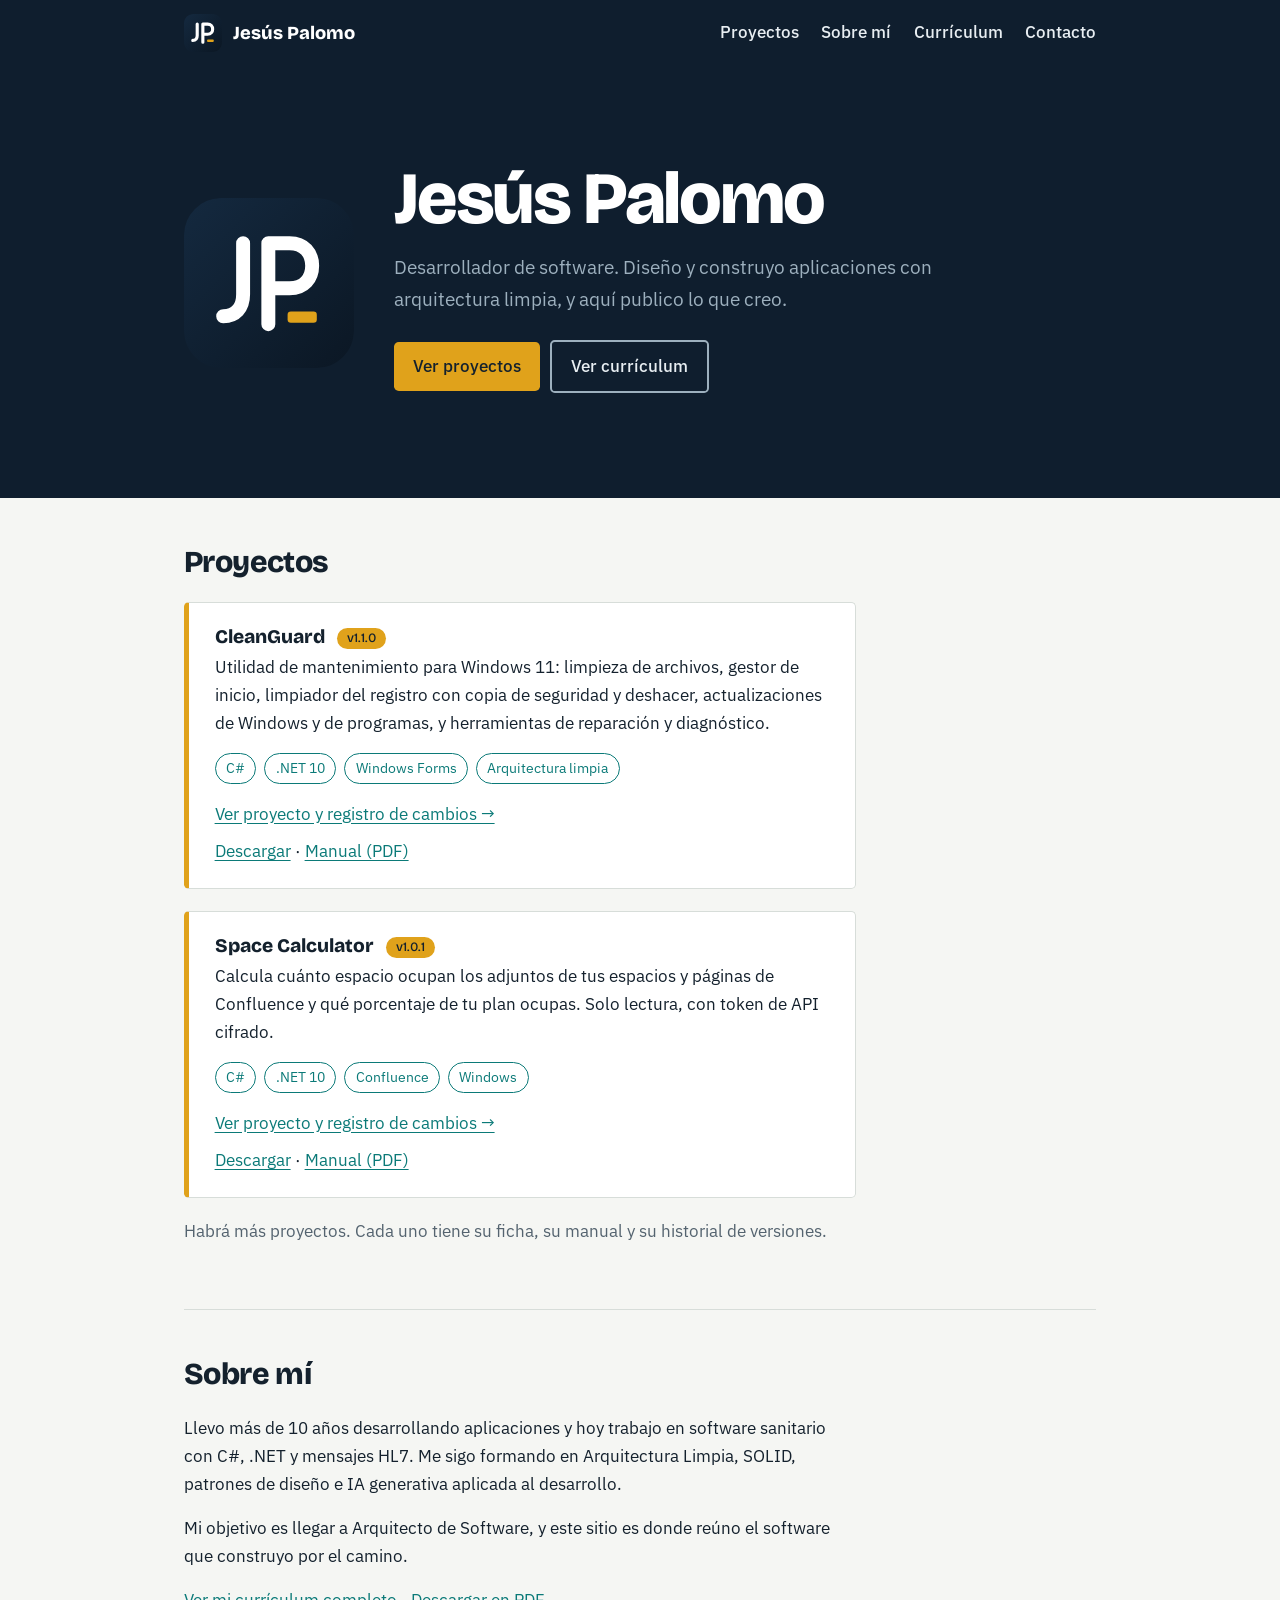
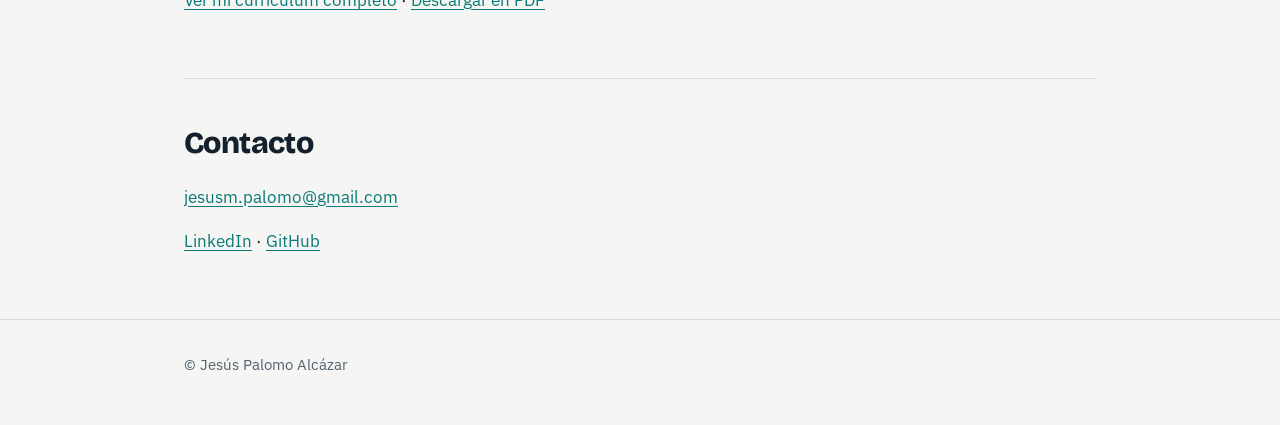
<file: index.html>
<!DOCTYPE html>
<html lang="es">
<head>
<meta charset="utf-8"><meta name="viewport" content="width=device-width, initial-scale=1"><link rel="preconnect" href="https://fonts.googleapis.com"><link rel="preconnect" href="https://fonts.gstatic.com" crossorigin><link href="https://fonts.googleapis.com/css2?family=Bricolage+Grotesque:opsz,wght@12..96,500;12..96,800&family=IBM+Plex+Sans:wght@400;500\&display=swap" rel="stylesheet">
<title>Jesús Palomo · Desarrollador de software</title>
<meta name="description" content="Portafolio de Jesús Palomo: software con arquitectura limpia, proyectos propios, manuales y currículum.">
<link rel="icon" href="assets/logo-jp-icono.svg" type="image/svg+xml">
<link rel="stylesheet" href="assets/style.css">
</head>
<body>
<header class="top"><div class="wrap">
  <a class="brand" href="index.html"><img src="assets/logo-jp-icono.svg" alt="">Jesús Palomo</a>
  <nav class="main" aria-label="Principal"><a href="#proyectos">Proyectos</a><a href="#sobre-mi">Sobre mí</a><a href="cv.html">Currículum</a><a href="#contacto">Contacto</a></nav>
</div></header>

<div class="hero"><div class="wrap">
  <img src="assets/logo-jp-icono.svg" alt="Logotipo JP">
  <div>
    <h1>Jesús Palomo</h1>
    <p>Desarrollador de software. Diseño y construyo aplicaciones con arquitectura limpia, y aquí publico lo que creo.</p>
    <a class="btn primary" href="#proyectos">Ver proyectos</a><a class="btn ghost" href="cv.html">Ver currículum</a>
  </div>
</div></div>

<main class="wrap">
  <section id="proyectos" aria-labelledby="h-pro">
    <h2 id="h-pro">Proyectos</h2>
    <div class="projects">
    <article class="card">
      <h3>CleanGuard <span class="badge">v1.1.0</span></h3>
      <p>Utilidad de mantenimiento para Windows 11: limpieza de archivos, gestor de inicio, limpiador del registro con copia de seguridad y deshacer, actualizaciones de Windows y de programas, y herramientas de reparación y diagnóstico.</p>
      <ul class="tags"><li>C#</li><li>.NET 10</li><li>Windows Forms</li><li>Arquitectura limpia</li></ul>
      <a href="proyectos/cleanguard.html">Ver proyecto y registro de cambios →</a>
      <p class="actions"><a href="https://github.com/JesusPalomoAlcazar/CleanGuard-releases/releases">Descargar</a> · <a href="manuales/CleanGuard-manual-v1.1.0.pdf">Manual (PDF)</a></p>
    </article>
    <article class="card">
      <h3>Space Calculator <span class="badge">v1.0.1</span></h3>
      <p>Calcula cuánto espacio ocupan los adjuntos de tus espacios y páginas de Confluence y qué porcentaje de tu plan ocupas. Solo lectura, con token de API cifrado.</p>
      <ul class="tags"><li>C#</li><li>.NET 10</li><li>Confluence</li><li>Windows</li></ul>
      <a href="proyectos/space-calculator.html">Ver proyecto y registro de cambios →</a>
      <p class="actions"><a href="https://github.com/JesusPalomoAlcazar/SpaceCalculator-releases/releases">Descargar</a> · <a href="manuales/SpaceCalculator-manual-v1.0.1.pdf">Manual (PDF)</a></p>
    </article>
    </div>
    <p class="muted" style="margin-top:1.2rem">Habrá más proyectos. Cada uno tiene su ficha, su manual y su historial de versiones.</p>
  </section>

  <section id="sobre-mi" aria-labelledby="h-yo">
    <h2 id="h-yo">Sobre mí</h2>
    <p>Llevo más de 10 años desarrollando aplicaciones y hoy trabajo en software sanitario con C#, .NET y mensajes HL7. Me sigo formando en Arquitectura Limpia, SOLID, patrones de diseño e IA generativa aplicada al desarrollo.</p>
    <p>Mi objetivo es llegar a Arquitecto de Software, y este sitio es donde reúno el software que construyo por el camino.</p>
    <p><a href="cv.html">Ver mi currículum completo</a> · <a href="CurriculumJesusPalomo.pdf" download>Descargar en PDF</a></p>
  </section>

  <section id="contacto" aria-labelledby="h-con">
    <h2 id="h-con">Contacto</h2>
    <p><a href="mailto:jesusm.palomo@gmail.com">jesusm.palomo@gmail.com</a></p>
    <p><a href="https://www.linkedin.com/in/jesuspalomoalcazar/">LinkedIn</a> · <a href="https://github.com/JesusPalomoAlcazar">GitHub</a></p>
  </section>
</main>
<footer><div class="wrap">© Jesús Palomo Alcázar</div></footer>
</body>
</html>
</file>
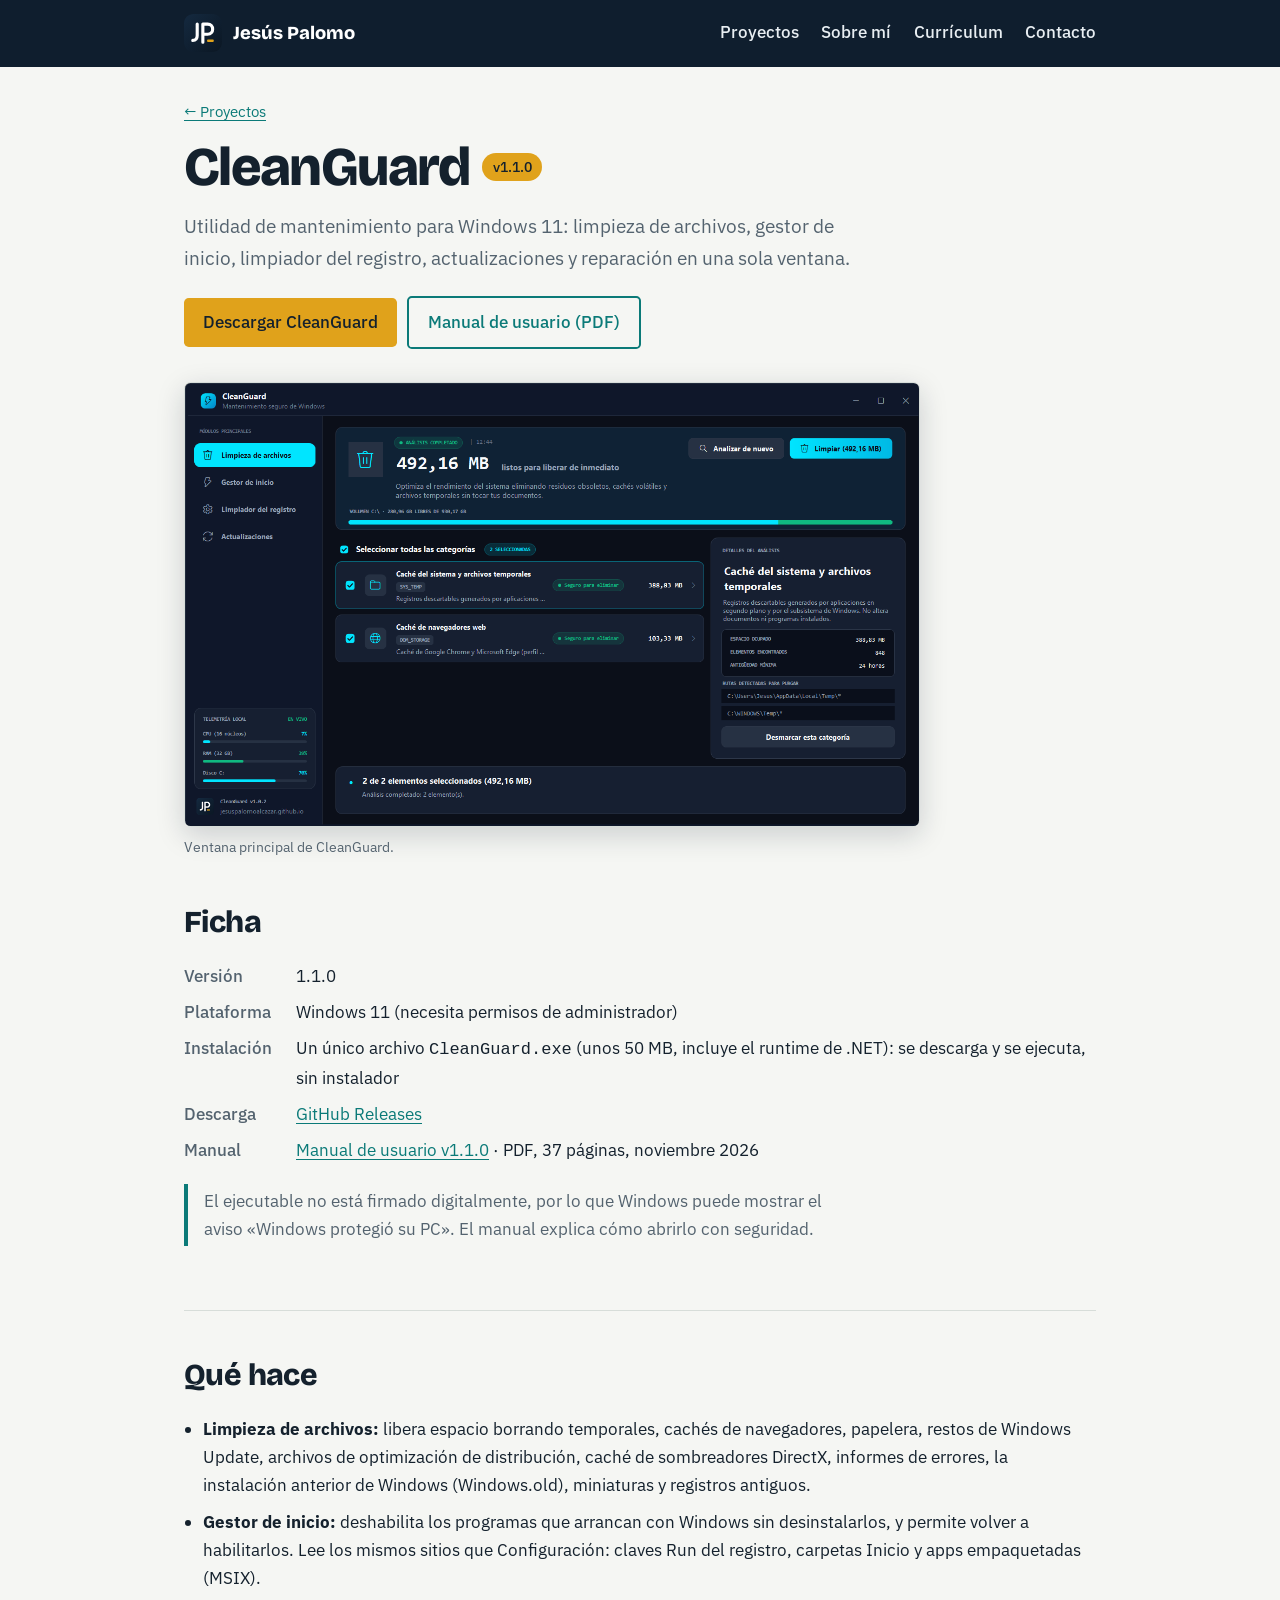
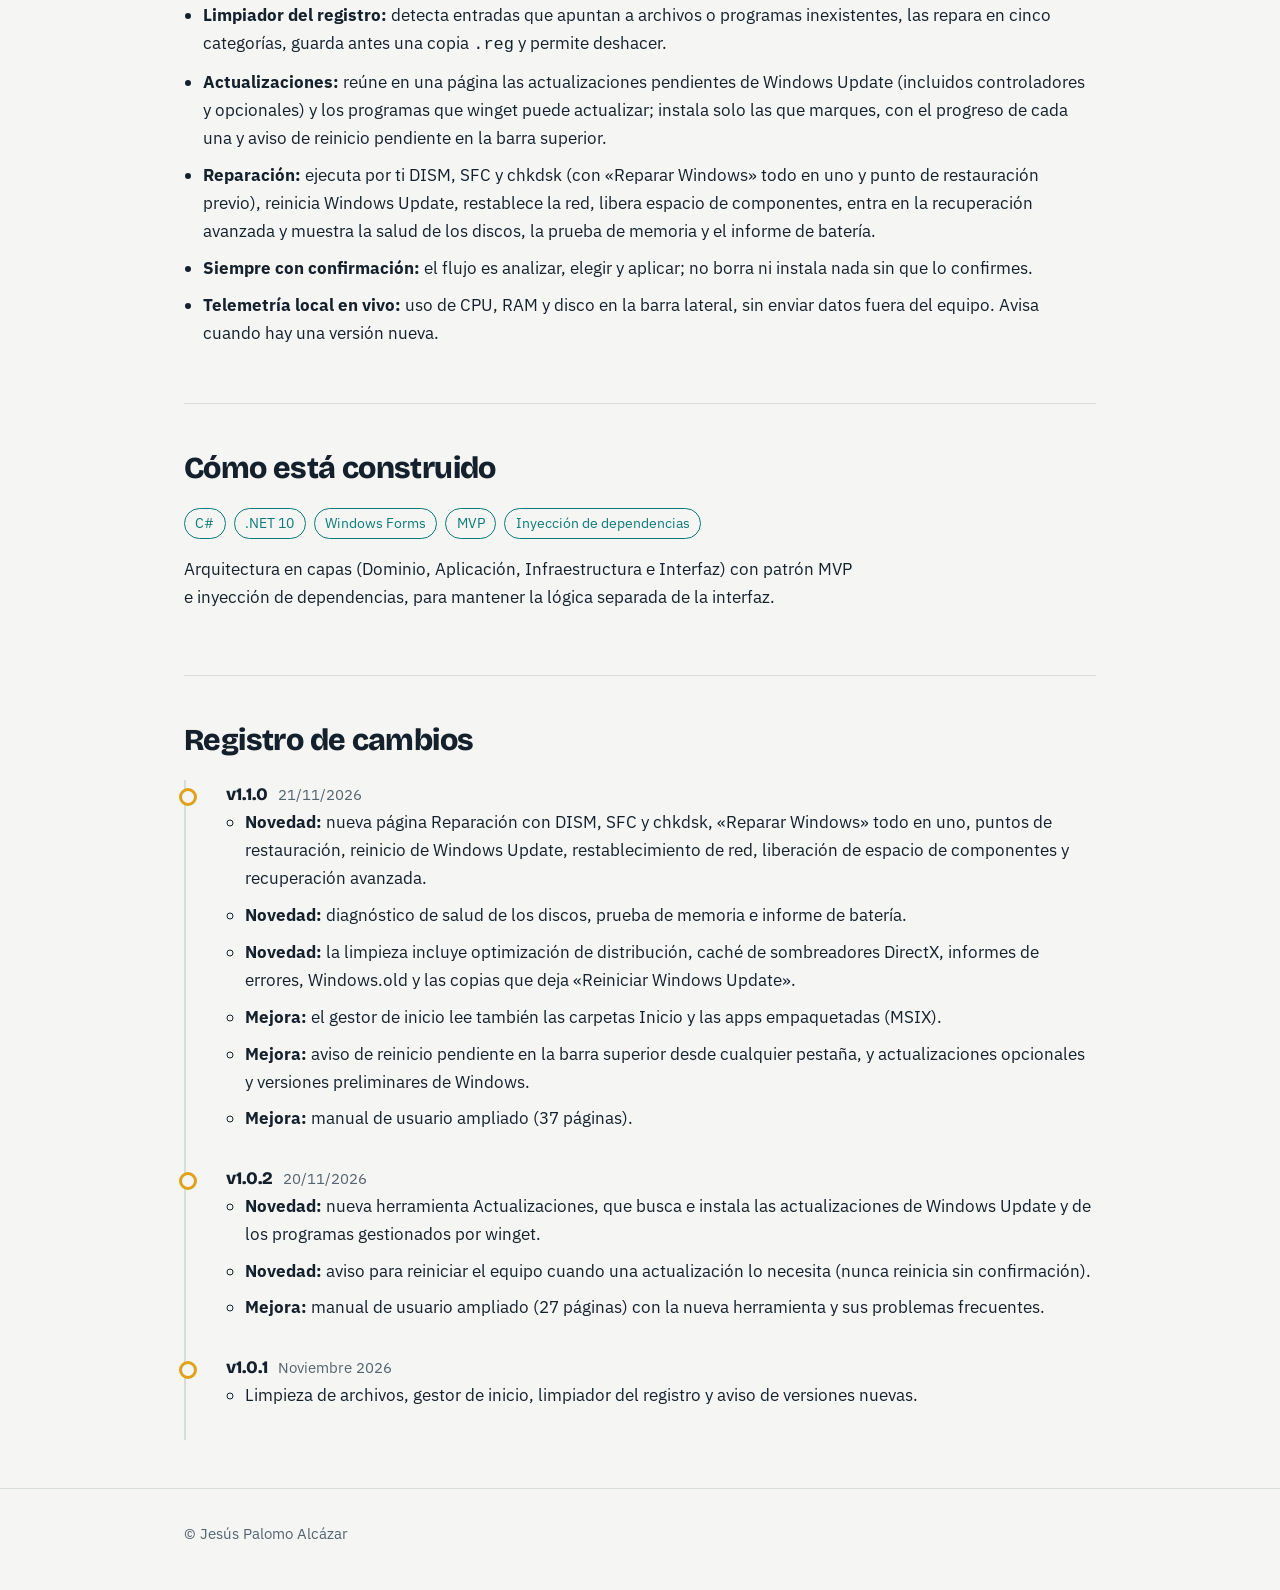
<file: proyectos/cleanguard.html>
<!DOCTYPE html>
<html lang="es">
<head>
<meta charset="utf-8"><meta name="viewport" content="width=device-width, initial-scale=1"><link rel="preconnect" href="https://fonts.googleapis.com"><link rel="preconnect" href="https://fonts.gstatic.com" crossorigin><link href="https://fonts.googleapis.com/css2?family=Bricolage+Grotesque:opsz,wght@12..96,500;12..96,800&family=IBM+Plex+Sans:wght@400;500&display=swap" rel="stylesheet">
<title>CleanGuard · Jesús Palomo</title>
<meta name="description" content="CleanGuard: utilidad de mantenimiento para Windows 11 en C# y .NET con limpieza de archivos, gestor de inicio, limpiador del registro, actualizaciones y reparación de Windows. Descarga y manual.">
<link rel="icon" href="../assets/logo-jp-icono.svg" type="image/svg+xml">
<link rel="stylesheet" href="../assets/style.css">
</head>
<body>
<header class="top"><div class="wrap">
  <a class="brand" href="../index.html"><img src="../assets/logo-jp-icono.svg" alt="">Jesús Palomo</a>
  <nav class="main" aria-label="Principal"><a href="../index.html#proyectos">Proyectos</a><a href="../index.html#sobre-mi">Sobre mí</a><a href="../cv.html">Currículum</a><a href="../index.html#contacto">Contacto</a></nav>
</div></header>
<main class="wrap">
  <p class="crumb"><a href="../index.html#proyectos">← Proyectos</a></p>
  <div class="title"><h1>CleanGuard</h1><span class="badge">v1.1.0</span></div>
  <p style="margin-top:1rem;font-size:1.2rem" class="muted">Utilidad de mantenimiento para Windows 11: limpieza de archivos, gestor de inicio, limpiador del registro, actualizaciones y reparación en una sola ventana.</p>
  <p class="actions"><a class="btn primary" href="https://github.com/JesusPalomoAlcazar/CleanGuard-releases/releases">Descargar CleanGuard</a><a class="btn ghost" href="../manuales/CleanGuard-manual-v1.1.0.pdf">Manual de usuario (PDF)</a></p>

  <figure class="shot"><img src="../assets/img/cg.png" alt="Ventana principal de CleanGuard con la página Limpieza de archivos" width="1360" height="820"><figcaption>Ventana principal de CleanGuard.</figcaption></figure>

  <section aria-labelledby="h-estado">
    <h2 id="h-estado">Ficha</h2>
    <dl class="facts">
      <dt>Versión</dt><dd>1.1.0</dd>
      <dt>Plataforma</dt><dd>Windows 11 (necesita permisos de administrador)</dd>
      <dt>Instalación</dt><dd>Un único archivo <code>CleanGuard.exe</code> (unos 50 MB, incluye el runtime de .NET): se descarga y se ejecuta, sin instalador</dd>
      <dt>Descarga</dt><dd><a href="https://github.com/JesusPalomoAlcazar/CleanGuard-releases/releases">GitHub Releases</a></dd>
      <dt>Manual</dt><dd><a href="../manuales/CleanGuard-manual-v1.1.0.pdf">Manual de usuario v1.1.0</a> · PDF, 37 páginas, noviembre 2026</dd>
    </dl>
    <p class="note" style="margin-top:1.2rem">El ejecutable no está firmado digitalmente, por lo que Windows puede mostrar el aviso «Windows protegió su PC». El manual explica cómo abrirlo con seguridad.</p>
  </section>

  <section aria-labelledby="h-car">
    <h2 id="h-car">Qué hace</h2>
    <ul class="list">
      <li><b>Limpieza de archivos:</b> libera espacio borrando temporales, cachés de navegadores, papelera, restos de Windows Update, archivos de optimización de distribución, caché de sombreadores DirectX, informes de errores, la instalación anterior de Windows (Windows.old), miniaturas y registros antiguos.</li>
      <li><b>Gestor de inicio:</b> deshabilita los programas que arrancan con Windows sin desinstalarlos, y permite volver a habilitarlos. Lee los mismos sitios que Configuración: claves Run del registro, carpetas Inicio y apps empaquetadas (MSIX).</li>
      <li><b>Limpiador del registro:</b> detecta entradas que apuntan a archivos o programas inexistentes, las repara en cinco categorías, guarda antes una copia <code>.reg</code> y permite deshacer.</li>
      <li><b>Actualizaciones:</b> reúne en una página las actualizaciones pendientes de Windows Update (incluidos controladores y opcionales) y los programas que winget puede actualizar; instala solo las que marques, con el progreso de cada una y aviso de reinicio pendiente en la barra superior.</li>
      <li><b>Reparación:</b> ejecuta por ti DISM, SFC y chkdsk (con «Reparar Windows» todo en uno y punto de restauración previo), reinicia Windows Update, restablece la red, libera espacio de componentes, entra en la recuperación avanzada y muestra la salud de los discos, la prueba de memoria y el informe de batería.</li>
      <li><b>Siempre con confirmación:</b> el flujo es analizar, elegir y aplicar; no borra ni instala nada sin que lo confirmes.</li>
      <li><b>Telemetría local en vivo:</b> uso de CPU, RAM y disco en la barra lateral, sin enviar datos fuera del equipo. Avisa cuando hay una versión nueva.</li>
    </ul>
  </section>

  <section aria-labelledby="h-tec">
    <h2 id="h-tec">Cómo está construido</h2>
    <ul class="tags"><li>C#</li><li>.NET 10</li><li>Windows Forms</li><li>MVP</li><li>Inyección de dependencias</li></ul>
    <p>Arquitectura en capas (Dominio, Aplicación, Infraestructura e Interfaz) con patrón MVP e inyección de dependencias, para mantener la lógica separada de la interfaz.</p>
  </section>

  <section aria-labelledby="h-cam">
    <h2 id="h-cam">Registro de cambios</h2>
    <ol class="changelog">
      <li><span class="ver">v1.1.0</span><span class="date">21/11/2026</span>
        <ul class="list"><li><b>Novedad:</b> nueva página Reparación con DISM, SFC y chkdsk, «Reparar Windows» todo en uno, puntos de restauración, reinicio de Windows Update, restablecimiento de red, liberación de espacio de componentes y recuperación avanzada.</li><li><b>Novedad:</b> diagnóstico de salud de los discos, prueba de memoria e informe de batería.</li><li><b>Novedad:</b> la limpieza incluye optimización de distribución, caché de sombreadores DirectX, informes de errores, Windows.old y las copias que deja «Reiniciar Windows Update».</li><li><b>Mejora:</b> el gestor de inicio lee también las carpetas Inicio y las apps empaquetadas (MSIX).</li><li><b>Mejora:</b> aviso de reinicio pendiente en la barra superior desde cualquier pestaña, y actualizaciones opcionales y versiones preliminares de Windows.</li><li><b>Mejora:</b> manual de usuario ampliado (37 páginas).</li></ul></li>
      <li><span class="ver">v1.0.2</span><span class="date">20/11/2026</span>
        <ul class="list"><li><b>Novedad:</b> nueva herramienta Actualizaciones, que busca e instala las actualizaciones de Windows Update y de los programas gestionados por winget.</li><li><b>Novedad:</b> aviso para reiniciar el equipo cuando una actualización lo necesita (nunca reinicia sin confirmación).</li><li><b>Mejora:</b> manual de usuario ampliado (27 páginas) con la nueva herramienta y sus problemas frecuentes.</li></ul></li>
      <li><span class="ver">v1.0.1</span><span class="date">Noviembre 2026</span>
        <ul class="list"><li>Limpieza de archivos, gestor de inicio, limpiador del registro y aviso de versiones nuevas.</li></ul></li>
      <!-- Plantilla para cada versión (copiar encima del elemento anterior):
      <li><span class="ver">v1.1.1</span><span class="date">DD/MM/AAAA</span>
        <ul class="list"><li><b>Novedad:</b> ...</li><li><b>Mejora:</b> ...</li><li><b>Corrección:</b> ...</li></ul></li>
      -->
    </ol>
  </section>
</main>
<footer><div class="wrap">© Jesús Palomo Alcázar</div></footer>
</body>
</html>
</file>
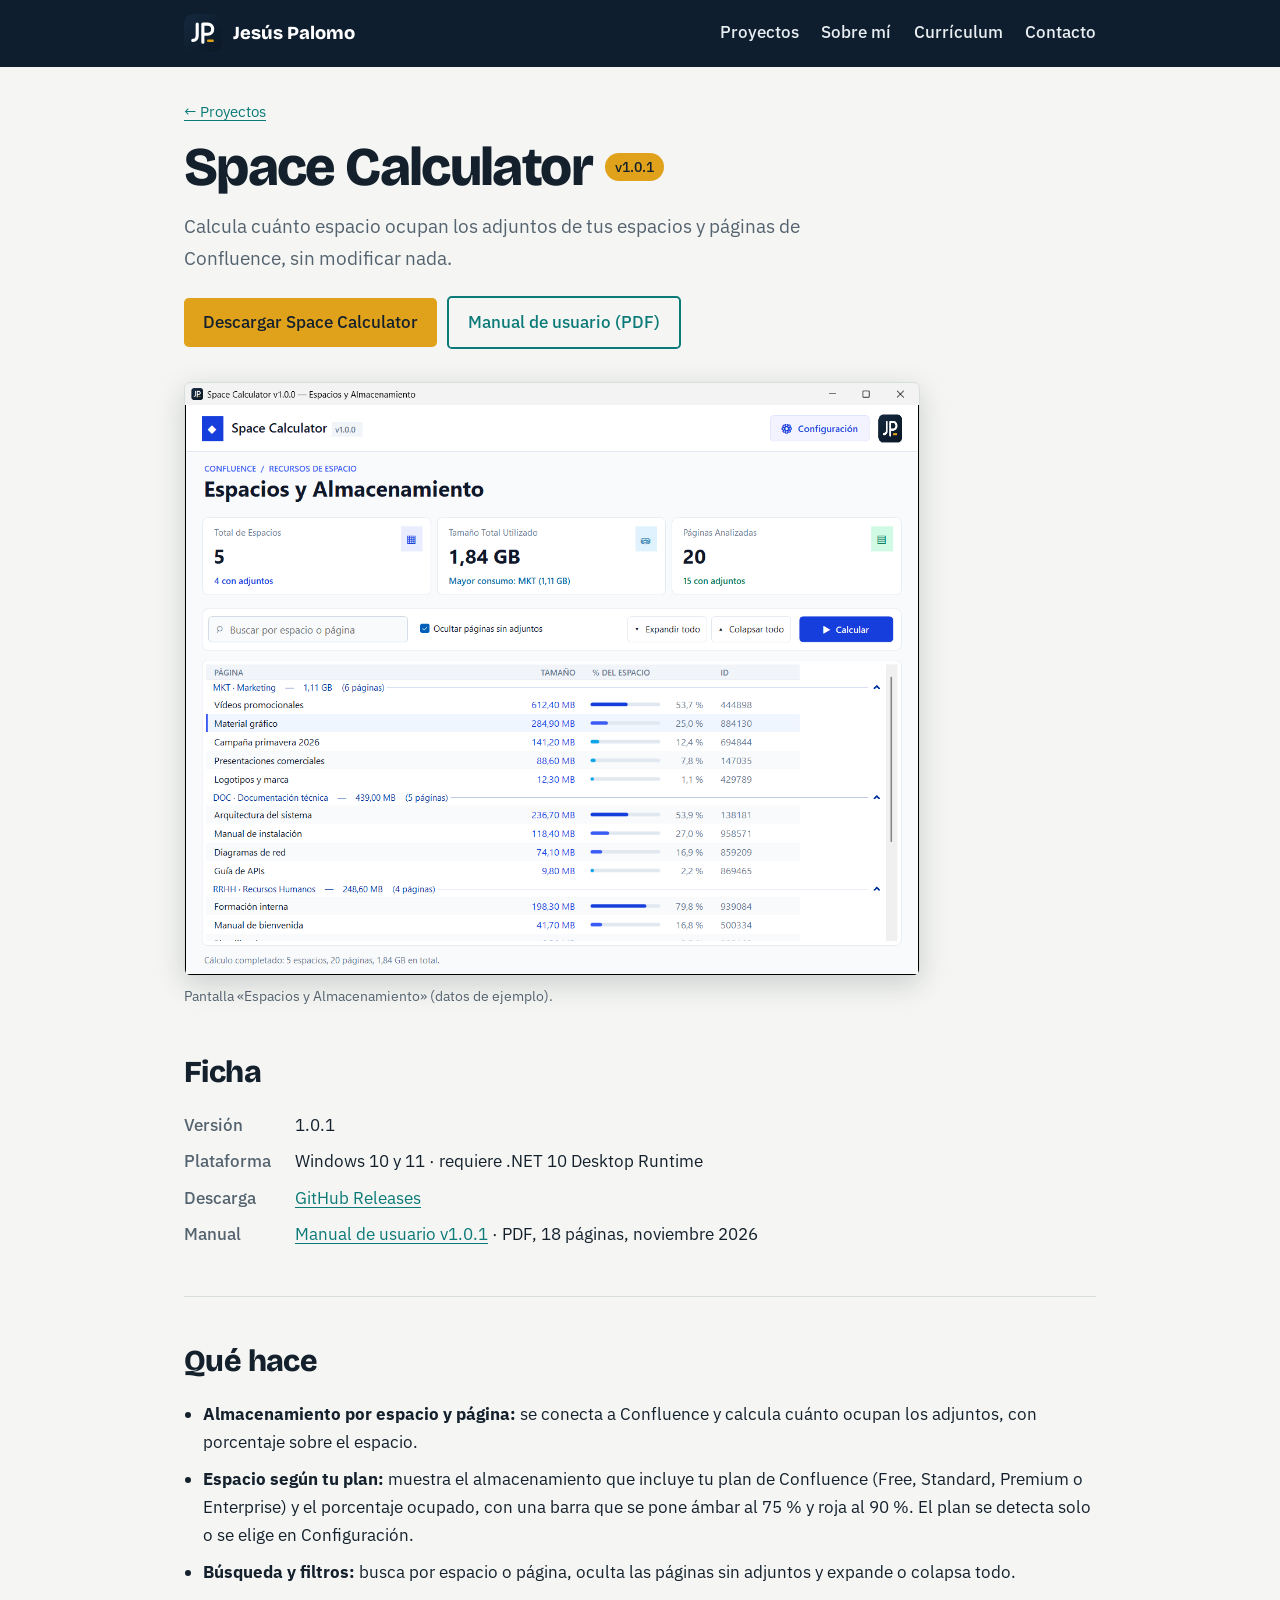
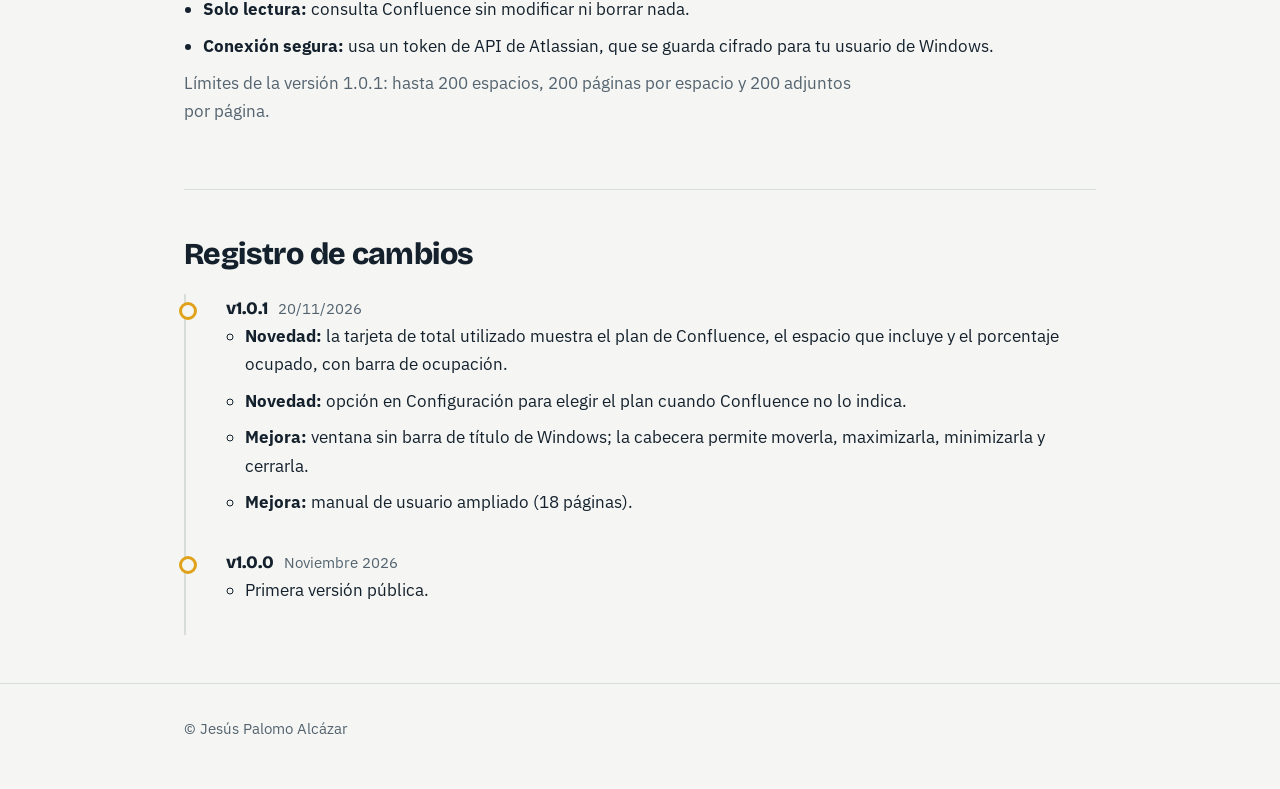
<file: proyectos/space-calculator.html>
<!DOCTYPE html>
<html lang="es">
<head>
<meta charset="utf-8"><meta name="viewport" content="width=device-width, initial-scale=1"><link rel="preconnect" href="https://fonts.googleapis.com"><link rel="preconnect" href="https://fonts.gstatic.com" crossorigin><link href="https://fonts.googleapis.com/css2?family=Bricolage+Grotesque:opsz,wght@12..96,500;12..96,800&family=IBM+Plex+Sans:wght@400;500&display=swap" rel="stylesheet">
<title>Space Calculator · Jesús Palomo</title>
<meta name="description" content="Space Calculator: aplicación de escritorio para Windows que calcula el espacio que ocupan los adjuntos de tus espacios de Confluence. Descarga y manual.">
<link rel="icon" href="../assets/logo-jp-icono.svg" type="image/svg+xml">
<link rel="stylesheet" href="../assets/style.css">
</head>
<body>
<header class="top"><div class="wrap">
  <a class="brand" href="../index.html"><img src="../assets/logo-jp-icono.svg" alt="">Jesús Palomo</a>
  <nav class="main" aria-label="Principal"><a href="../index.html#proyectos">Proyectos</a><a href="../index.html#sobre-mi">Sobre mí</a><a href="../cv.html">Currículum</a><a href="../index.html#contacto">Contacto</a></nav>
</div></header>
<main class="wrap">
  <p class="crumb"><a href="../index.html#proyectos">← Proyectos</a></p>
  <div class="title"><h1>Space Calculator</h1><span class="badge">v1.0.1</span></div>
  <p style="margin-top:1rem;font-size:1.2rem" class="muted">Calcula cuánto espacio ocupan los adjuntos de tus espacios y páginas de Confluence, sin modificar nada.</p>
  <p class="actions"><a class="btn primary" href="https://github.com/JesusPalomoAlcazar/SpaceCalculator-releases/releases">Descargar Space Calculator</a><a class="btn ghost" href="../manuales/SpaceCalculator-manual-v1.0.1.pdf">Manual de usuario (PDF)</a></p>

  <figure class="shot"><img src="../assets/img/sc.png" alt="Pantalla Espacios y Almacenamiento de Space Calculator" width="1261" height="1016"><figcaption>Pantalla «Espacios y Almacenamiento» (datos de ejemplo).</figcaption></figure>

  <section aria-labelledby="h-estado">
    <h2 id="h-estado">Ficha</h2>
    <dl class="facts">
      <dt>Versión</dt><dd>1.0.1</dd>
      <dt>Plataforma</dt><dd>Windows 10 y 11 · requiere .NET 10 Desktop Runtime</dd>
      <dt>Descarga</dt><dd><a href="https://github.com/JesusPalomoAlcazar/SpaceCalculator-releases/releases">GitHub Releases</a></dd>
      <dt>Manual</dt><dd><a href="../manuales/SpaceCalculator-manual-v1.0.1.pdf">Manual de usuario v1.0.1</a> · PDF, 18 páginas, noviembre 2026</dd>
    </dl>
  </section>

  <section aria-labelledby="h-car">
    <h2 id="h-car">Qué hace</h2>
    <ul class="list">
      <li><b>Almacenamiento por espacio y página:</b> se conecta a Confluence y calcula cuánto ocupan los adjuntos, con porcentaje sobre el espacio.</li>
      <li><b>Espacio según tu plan:</b> muestra el almacenamiento que incluye tu plan de Confluence (Free, Standard, Premium o Enterprise) y el porcentaje ocupado, con una barra que se pone ámbar al 75 % y roja al 90 %. El plan se detecta solo o se elige en Configuración.</li>
      <li><b>Búsqueda y filtros:</b> busca por espacio o página, oculta las páginas sin adjuntos y expande o colapsa todo.</li>
      <li><b>Solo lectura:</b> consulta Confluence sin modificar ni borrar nada.</li>
      <li><b>Conexión segura:</b> usa un token de API de Atlassian, que se guarda cifrado para tu usuario de Windows.</li>
    </ul>
    <p class="muted">Límites de la versión 1.0.1: hasta 200 espacios, 200 páginas por espacio y 200 adjuntos por página.</p>
  </section>

  <section aria-labelledby="h-cam">
    <h2 id="h-cam">Registro de cambios</h2>
    <ol class="changelog">
      <li><span class="ver">v1.0.1</span><span class="date">20/11/2026</span>
        <ul class="list"><li><b>Novedad:</b> la tarjeta de total utilizado muestra el plan de Confluence, el espacio que incluye y el porcentaje ocupado, con barra de ocupación.</li><li><b>Novedad:</b> opción en Configuración para elegir el plan cuando Confluence no lo indica.</li><li><b>Mejora:</b> ventana sin barra de título de Windows; la cabecera permite moverla, maximizarla, minimizarla y cerrarla.</li><li><b>Mejora:</b> manual de usuario ampliado (18 páginas).</li></ul></li>
      <li><span class="ver">v1.0.0</span><span class="date">Noviembre 2026</span>
        <ul class="list"><li>Primera versión pública.</li></ul></li>
      <!-- Plantilla para cada versión:
      <li><span class="ver">v1.0.2</span><span class="date">DD/MM/AAAA</span>
        <ul class="list"><li><b>Novedad:</b> ...</li><li><b>Mejora:</b> ...</li><li><b>Corrección:</b> ...</li></ul></li>
      -->
    </ol>
  </section>
</main>
<footer><div class="wrap">© Jesús Palomo Alcázar</div></footer>
</body>
</html>
</file>
<file: assets/style.css>
:root{--paper:#f5f6f3;--card:#fff;--ink:#14212d;--muted:#54636f;--navy:#0f1e2e;--accent:#0b7a78;--mark:#e0a21b;--line:#d7ddd9;
--display:"Bricolage Grotesque","Segoe UI",system-ui,sans-serif;--body:"IBM Plex Sans","Segoe UI",system-ui,sans-serif}
@media (prefers-color-scheme:dark){:root{--paper:#0b1520;--card:#12212e;--ink:#e6eeea;--muted:#9fb0b8;--accent:#4fd1c5;--line:#25384a}}
*{box-sizing:border-box}
html{scroll-behavior:smooth}
body{margin:0;background:var(--paper);color:var(--ink);font:400 1.0625rem/1.65 var(--body)}
a{color:var(--accent);text-underline-offset:3px}
a:focus-visible,.btn:focus-visible{outline:3px solid var(--mark);outline-offset:3px;border-radius:2px}
.wrap{max-width:60rem;margin:0 auto;padding:0 1.5rem}
header.top{background:var(--navy);color:#e8eef2}
header.top .wrap{display:flex;align-items:center;justify-content:space-between;gap:1rem;flex-wrap:wrap;padding-top:.9rem;padding-bottom:.9rem}
.brand{display:flex;align-items:center;gap:.7rem;color:#fff;text-decoration:none;font:800 1.15rem var(--display)}
.brand img{width:38px;height:38px;border-radius:9px}
nav.main{display:flex;gap:1.4rem;flex-wrap:wrap}
nav.main a{color:#e8eef2;text-decoration:none;font-weight:500;padding:.2rem 0;border-bottom:2px solid transparent}
nav.main a:hover{border-bottom-color:var(--mark)}
.hero{background:var(--navy);color:#e8eef2;padding:clamp(3rem,9vw,6rem) 0}
.hero .wrap{display:flex;align-items:center;gap:2.5rem;flex-wrap:wrap}
.hero img{width:clamp(110px,20vw,170px);height:auto;border-radius:22%;flex:none}
.hero h1{font:800 clamp(2.6rem,8vw,4.6rem)/.98 var(--display);letter-spacing:-.03em;margin:0 0 1rem;color:#fff}
.hero p{max-width:34rem;margin:0 0 1.6rem;color:#9db0be;font-size:1.2rem}
.btn{display:inline-block;padding:.65rem 1.2rem;border-radius:.3rem;font-weight:500;text-decoration:none;margin:0 .6rem .6rem 0}
.btn.primary{background:var(--mark);color:#14212d}
.btn.ghost{border:2px solid #9db0be;color:#e8eef2}
.btn:hover{filter:brightness(1.1)}
section{padding:3rem 0;border-top:1px solid var(--line)}
section:first-of-type{border-top:0}
h2{font:800 1.9rem/1.1 var(--display);letter-spacing:-.02em;margin:0 0 1.4rem}
h3{font:800 1.2rem/1.25 var(--display);margin:0 0 .4rem}
p{margin:0 0 1rem;max-width:42rem}
.card{background:var(--card);border:1px solid var(--line);border-left:5px solid var(--mark);border-radius:.3rem;padding:1.4rem 1.6rem;max-width:42rem}
.card h3{margin-bottom:.2rem}
.badge{display:inline-block;font-size:.8rem;font-weight:500;padding:.15rem .65rem;border-radius:999px;background:var(--mark);color:#14212d;vertical-align:middle;margin-left:.5rem}
.tags{display:flex;flex-wrap:wrap;gap:.5rem;margin:.8rem 0 1rem;padding:0;list-style:none}
.tags li{font-size:.85rem;padding:.2rem .65rem;border:1px solid var(--accent);color:var(--accent);border-radius:999px}
.muted{color:var(--muted)}
.crumb{font-size:.95rem;margin:2rem 0 1rem}
.title{display:flex;align-items:center;flex-wrap:wrap;gap:.3rem .8rem}
.title h1{font:800 clamp(2.2rem,6vw,3.4rem)/1 var(--display);letter-spacing:-.03em;margin:0}
.title .badge{margin-left:0;font-size:.9rem}
dl.facts{display:grid;grid-template-columns:max-content 1fr;gap:.5rem 1.5rem;margin:0}
dl.facts dt{font-weight:500;color:var(--muted)}
dl.facts dd{margin:0}
ul.list{margin:0;padding-left:1.2rem}
ul.list li{margin-bottom:.55rem}
.changelog{list-style:none;margin:0;padding:0 0 0 1.5rem;border-left:2px solid var(--line)}
.changelog>li{position:relative;padding:0 0 1.4rem 1rem}
.changelog>li::before{content:"";position:absolute;left:calc(-1.5rem - 7px);top:.5rem;width:12px;height:12px;border-radius:50%;background:var(--paper);border:3px solid var(--mark)}
.changelog .ver{font:800 1.1rem var(--display)}
.changelog .date{color:var(--muted);font-size:.95rem;margin-left:.6rem}
footer{border-top:1px solid var(--line);padding:2rem 0 3rem;color:var(--muted);font-size:.95rem}
@media (prefers-reduced-motion:reduce){html{scroll-behavior:auto}}
.shot{margin:1.5rem 0 0;max-width:46rem}
.shot img{display:block;width:100%;height:auto;border:1px solid var(--line);border-radius:.4rem;box-shadow:0 8px 28px rgba(15,30,46,.18)}
.shot figcaption{font-size:.9rem;color:var(--muted);margin-top:.5rem}
.actions{margin:1.4rem 0 0}
.actions .btn.ghost{border-color:var(--accent);color:var(--accent)}
.note{border-left:4px solid var(--accent);padding:.2rem 1rem;max-width:42rem;color:var(--muted)}
.card .actions{margin-top:.6rem}
.projects{display:grid;gap:1.4rem}
</file>
